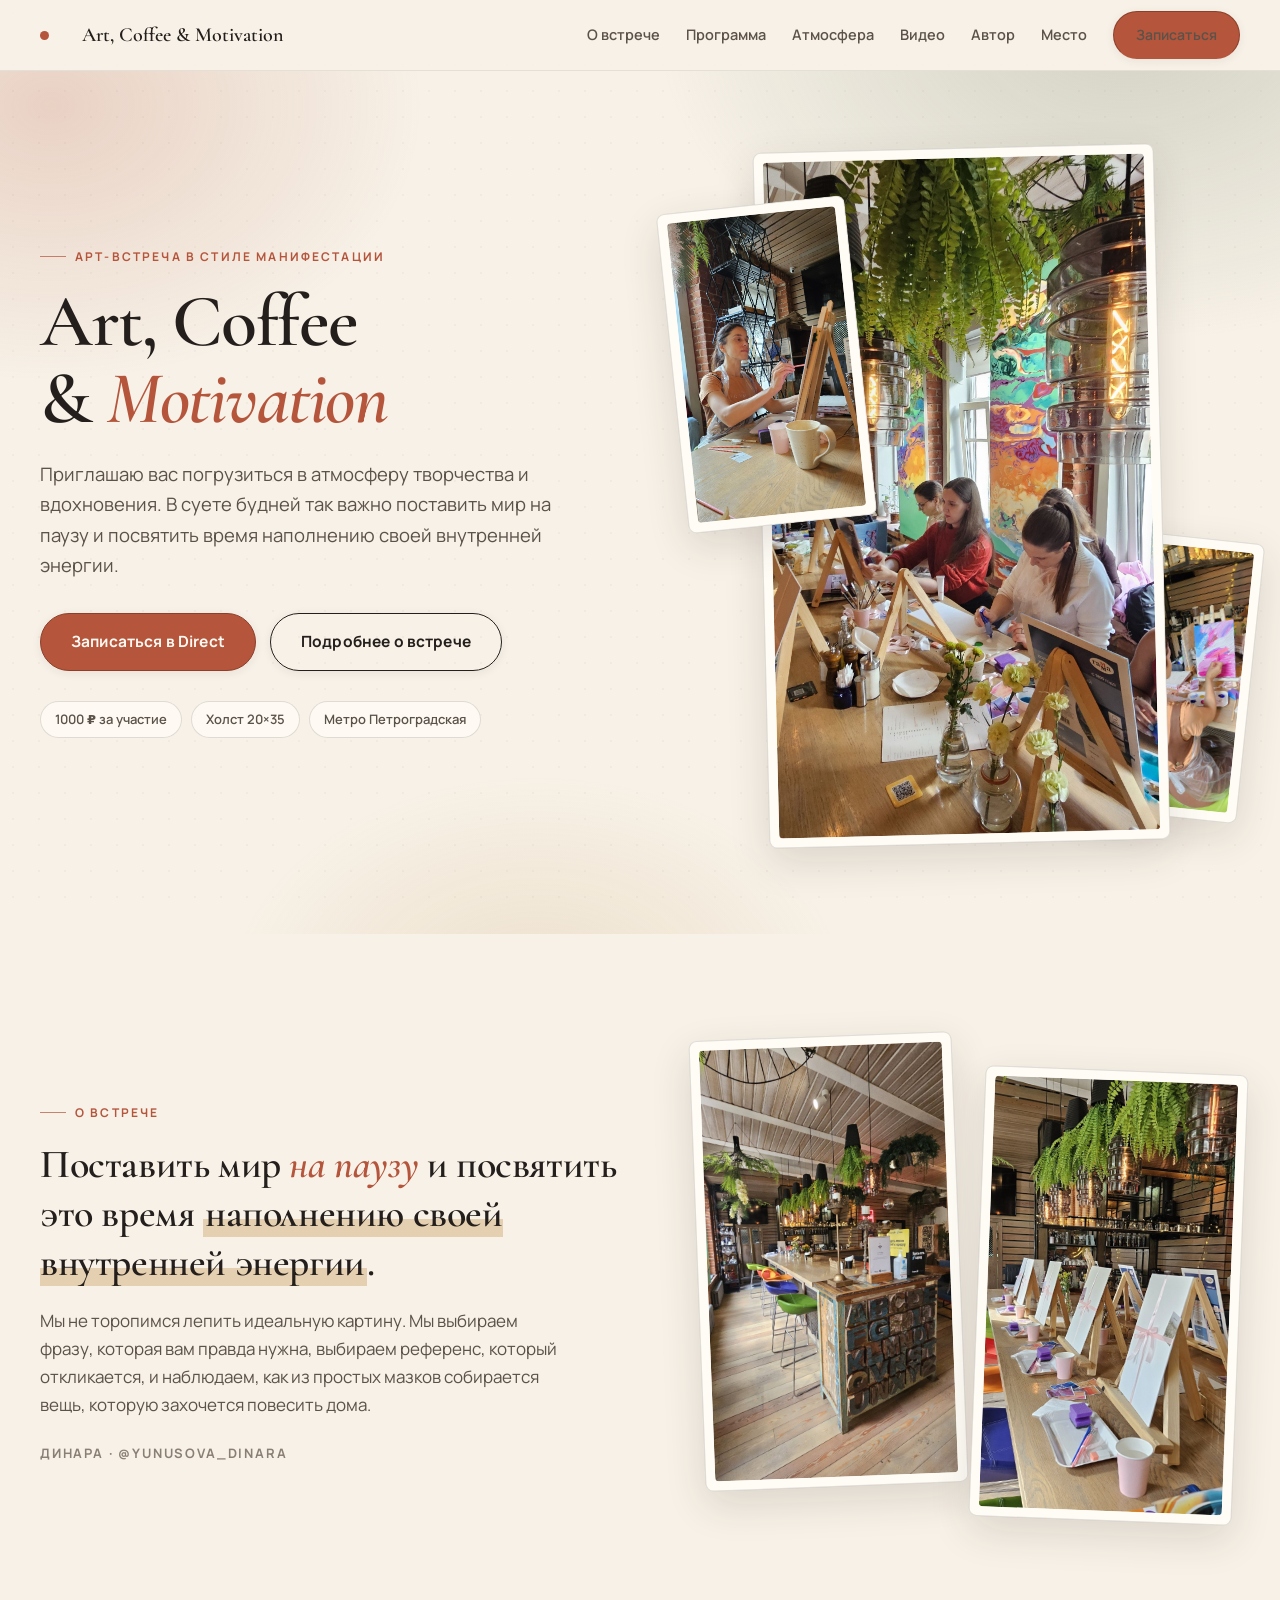
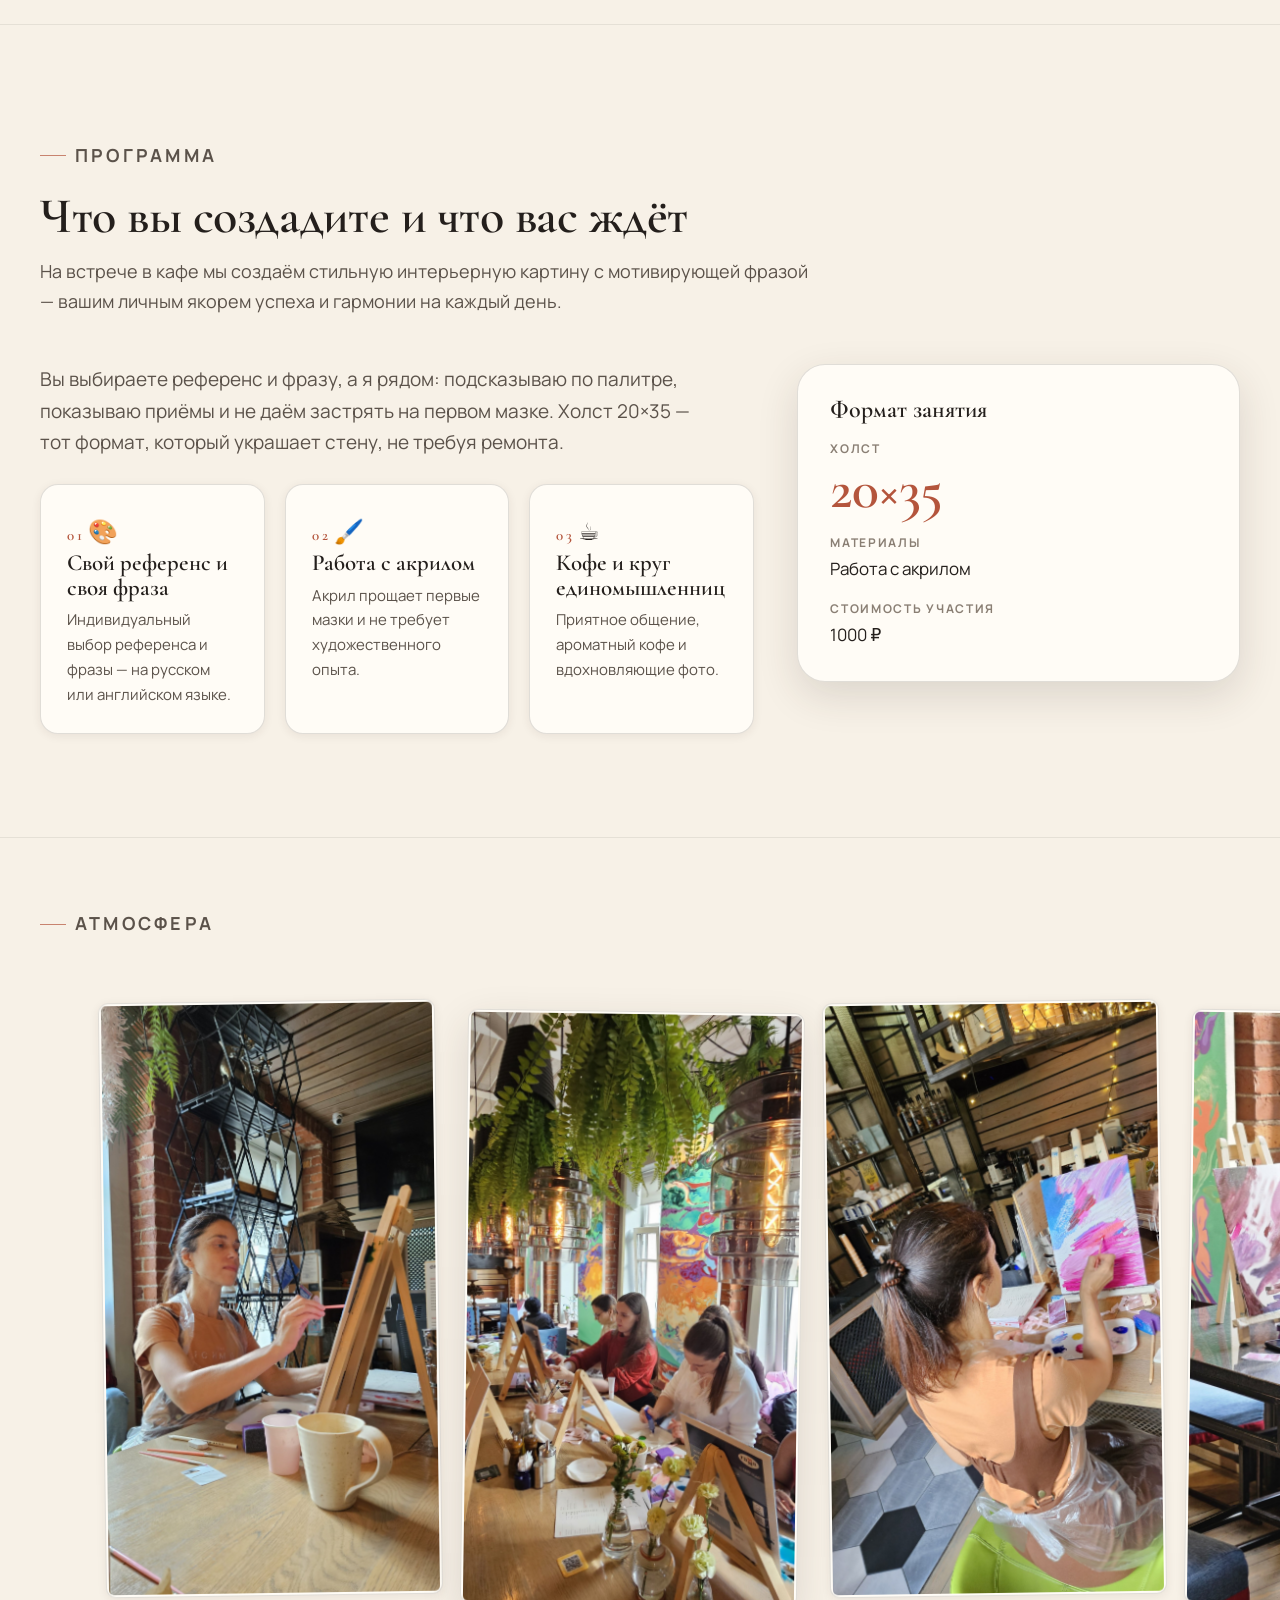
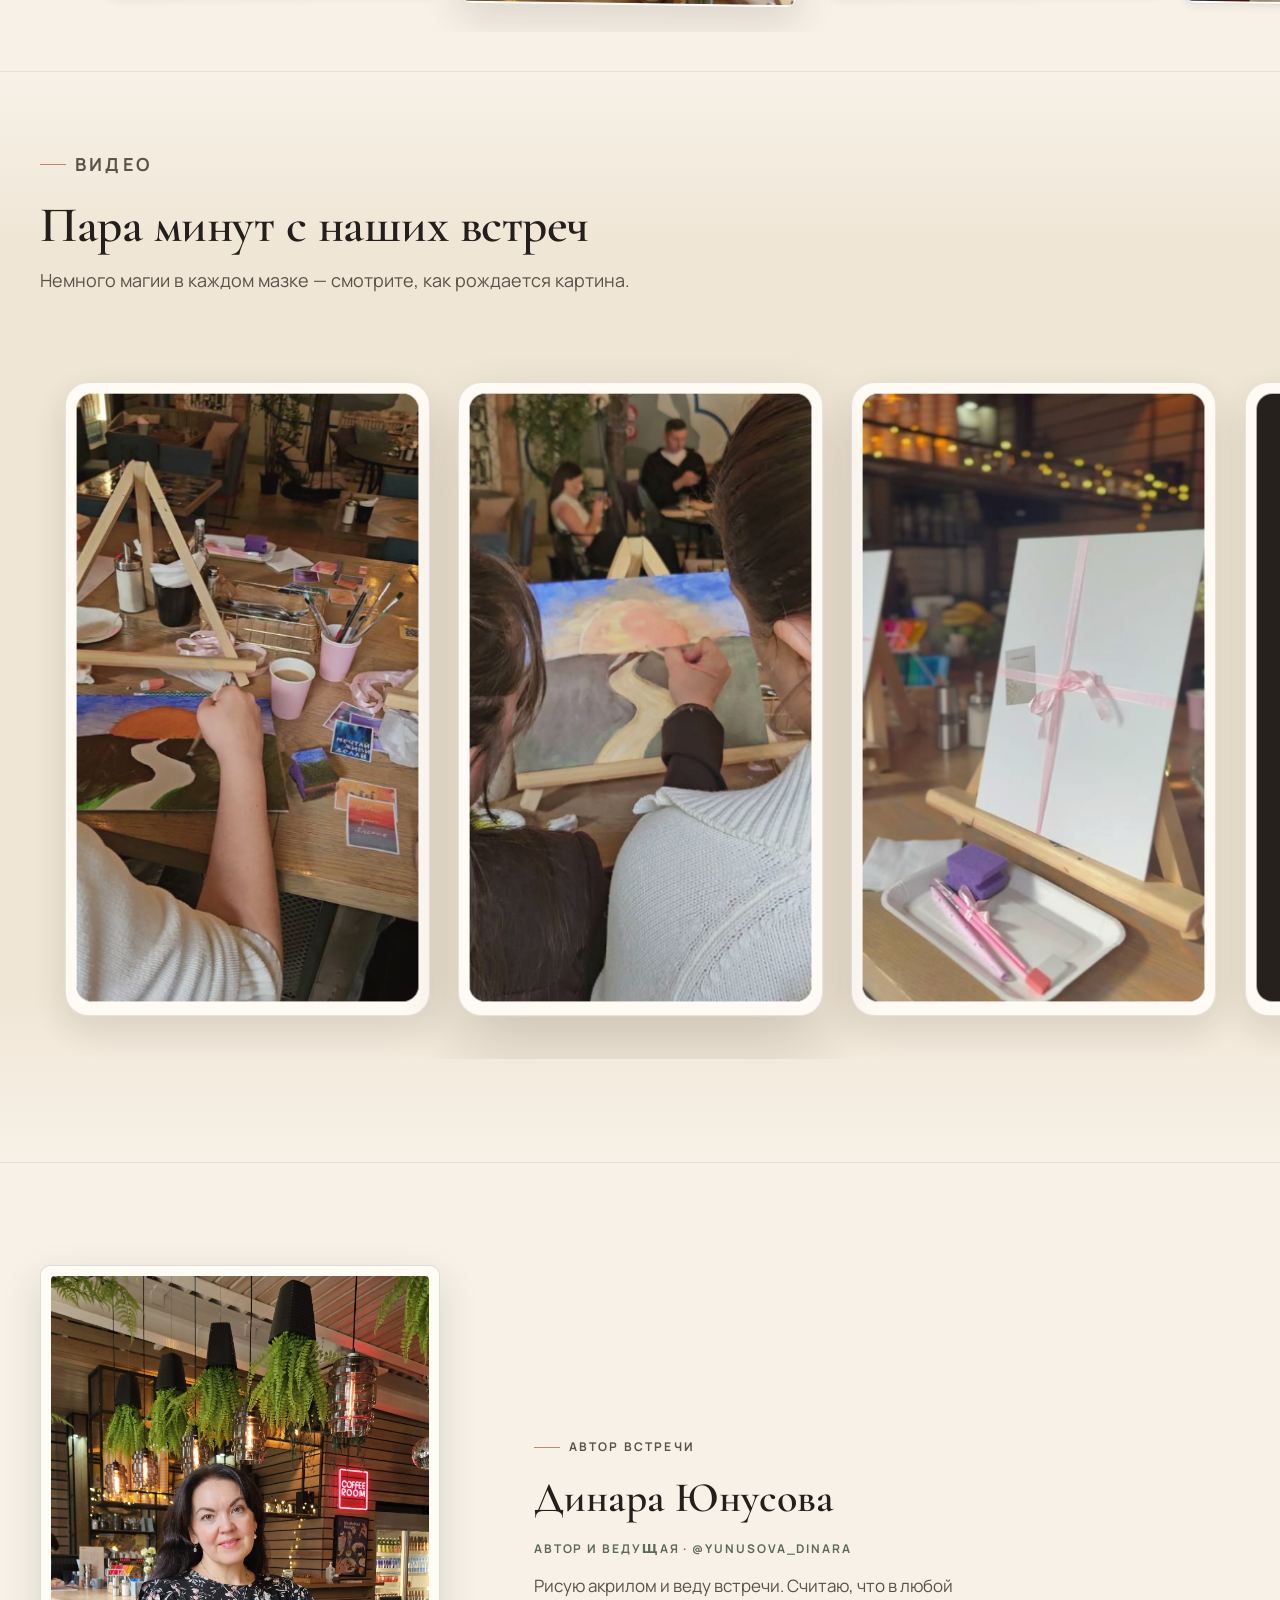
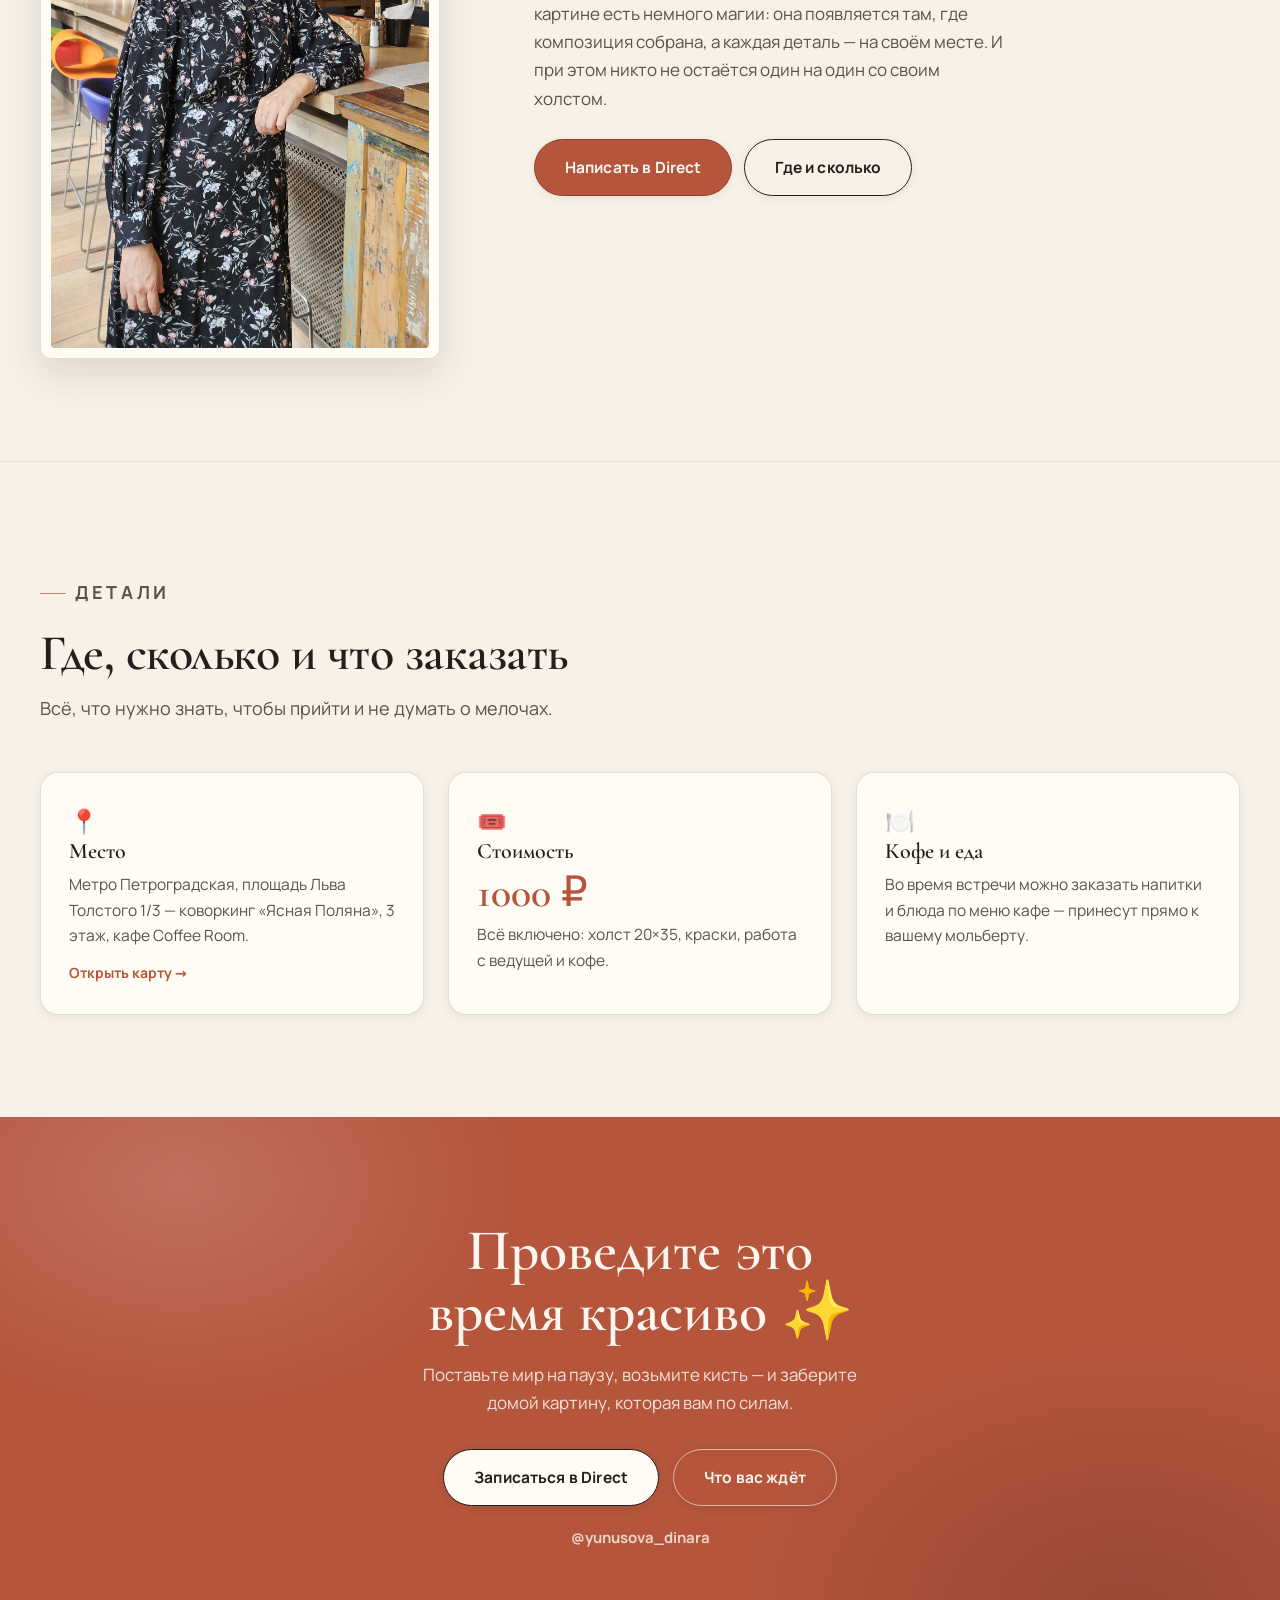
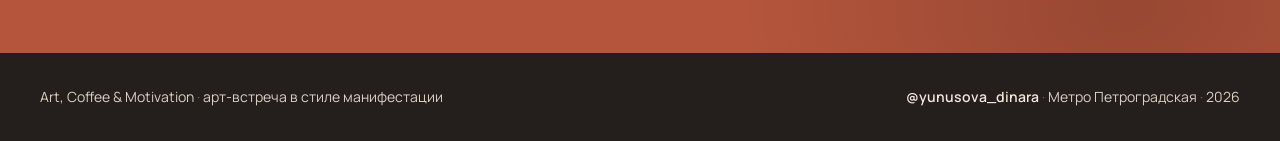
<file: index.html>
﻿<!DOCTYPE html>
<html lang="ru">
<head>
<!-- v=18: автономная страница; при открытии 2 запроса: этот html + одна картинка -->
<meta charset="utf-8">
<meta name="viewport" content="width=device-width, initial-scale=1">
<title>Art, Coffee &amp; Motivation — арт-встреча в стиле манифестации | Петроградская</title>
<meta name="description" content="Приглашаю вас погрузиться в атмосферу творчества и вдохновения. Арт-встреча в стиле манифестации: интерьерная картина 20×35, акрил, кофе и общение в кафе Coffee Room, коворкинг «Ясная Поляна», 3 этаж. Метро Петроградская — 1000 ₽. Запись: @yunusova_dinara.">
<meta name="theme-color" content="#F7F1E7">
<meta property="og:type" content="website">
<meta property="og:title" content="Art, Coffee & Motivation — арт-встреча в стиле манифестации">
<meta property="og:description" content="Поставьте мир на паузу и создайте интерьерную картину 20×35 с мотивирующей фразой. Кофе, акрил и круг единомышленниц. Метро Петроградская, 1000 ₽.">
<meta property="og:image" content="assets/img/room-1.jpg">
<link rel="icon" href="data:image/svg+xml,%3Csvg xmlns='http://www.w3.org/2000/svg' viewBox='0 0 64 64'%3E%3Crect width='64' height='64' rx='16' fill='%23241F1C'/%3E%3Ccircle cx='22' cy='40' r='7' fill='%23B4553C'/%3E%3Ccircle cx='34' cy='30' r='7' fill='%23C08A3E'/%3E%3Ccircle cx='44' cy='42' r='6' fill='%237C8B72'/%3E%3C/svg%3E">
<style>
/* ==== СТИЛИ ВСТАВЛЕНЫ ПРЯМО В HTML ==== */
/* Art, Coffee & Motivation — стили одностраничного сайта арт-встречи */

/* ------------------------------------------------------------------ база */
:root{
  --paper:#F7F1E7;
  --paper-2:#F0E6D6;
  --card:#FFFCF6;
  --ink:#241F1C;
  --ink-2:#5B524A;
  --ink-3:#8A7F74;
  --terra:#B4553C;
  --terra-deep:#8D3F2B;
  --sage:#7C8B72;
  --sage-deep:#5E6B56;
  --gold:#C08A3E;
  --line:rgba(36,31,28,.14);
  --line-2:rgba(36,31,28,.08);
  --shadow-s:0 2px 10px rgba(58,44,32,.08);
  --shadow-m:0 14px 40px rgba(58,44,32,.14);
  --shadow-l:0 30px 70px rgba(58,44,32,.20);
  --r-s:10px;
  --r-m:18px;
  --r-l:28px;
  --wrap:1200px;
  --serif:"Cormorant Garamond","Playfair Display",Georgia,"Times New Roman",serif;
  --sans:"Manrope","Inter","Segoe UI",system-ui,-apple-system,Roboto,Arial,sans-serif;
}

*,*::before,*::after{box-sizing:border-box}
html{-webkit-text-size-adjust:100%}
html:focus-within{scroll-behavior:smooth}

body{
  margin:0;
  background:var(--paper);
  color:var(--ink);
  font-family:var(--sans);
  font-size:17px;
  line-height:1.65;
  -webkit-font-smoothing:antialiased;
  overflow-x:hidden;
}

/* тонкая «бумажная» крапинка */
body::before{
  content:"";
  position:fixed;
  inset:0;
  pointer-events:none;
  z-index:0;
  background-image:radial-gradient(rgba(36,31,28,.05) 1px,transparent 1px);
  background-size:26px 26px;
  opacity:.6;
}

img,video{max-width:100%;display:block}
a{color:inherit}
h1,h2,h3,h4{margin:0;font-weight:600;line-height:1.08}
p{margin:0}
button{font:inherit;color:inherit}

.wrap{width:min(100% - 44px,var(--wrap));margin-inline:auto;position:relative;z-index:1}

.eyebrow{
  display:inline-flex;
  align-items:center;
  gap:9px;
  font-size:12px;
  letter-spacing:.18em;
  text-transform:uppercase;
  font-weight:700;
  color:var(--terra);
  margin:0 0 18px;
}
.eyebrow::before{
  content:"";
  width:26px;height:1px;background:var(--terra);opacity:.7;
}

.section{padding:clamp(60px,8vw,110px) 0;position:relative;z-index:1}
/* <picture> не должен создавать бокс — иначе он, а не <img>, станет
   флекс-элементом ленты и карточки поедут. display:contents убирает его
   из дерева раскладки, поэтому работают все прежние селекторы (.shot img и т.д.) */
picture{display:contents}
.section + .section{border-top:1px solid var(--line-2)}

.sec-head{max-width:780px;margin-bottom:clamp(30px,4vw,48px)}
/* лента фото: воздух вокруг секции минимальный — фото почти касается соседей,
   иначе над и под ним остаётся больше пустого фона, чем самих фотографий */
#gallery{padding:clamp(30px,4.5vw,60px) 0 clamp(20px,3vw,40px)}
#gallery .sec-head{margin-bottom:clamp(14px,1.6vw,22px)}
#video{padding-top:clamp(36px,5vw,70px)}
.sec-head h2{
  font-family:var(--serif);
  font-size:clamp(30px,4.4vw,50px);
  letter-spacing:-.01em;
}
.sec-head p{margin-top:14px;color:var(--ink-2);font-size:clamp(16px,1.6vw,18px)}

.serif{font-family:var(--serif)}
em.accent{font-style:italic;color:var(--terra)}
.hl{
  background:linear-gradient(transparent 62%,rgba(192,138,62,.32) 62%);
  padding:0 2px;
}

/* ----------------------------------------------------------------- кнопки */
.btn{
  display:inline-flex;
  align-items:center;
  justify-content:center;
  gap:10px;
  padding:15px 30px;
  border-radius:999px;
  border:1px solid var(--ink);
  background:var(--ink);
  color:#FDF9F2;
  font-weight:700;
  font-size:15.5px;
  letter-spacing:.01em;
  text-decoration:none;
  cursor:pointer;
  box-shadow:var(--shadow-s);
  transition:transform .18s ease,box-shadow .18s ease,background .18s ease,color .18s ease;
}
.btn:hover{transform:translateY(-2px);box-shadow:var(--shadow-m)}
.btn:active{transform:translateY(0)}
.btn-terra{background:var(--terra);border-color:var(--terra-deep)}
.btn-terra:hover{background:var(--terra-deep);border-color:var(--terra-deep)}
.btn-ghost{background:transparent;color:var(--ink)}
.btn-ghost:hover{background:rgba(36,31,28,.06)}
.btn-cream{background:var(--card);color:var(--ink)}
.btn-cream:hover{background:#fff}

/* ------------------------------------------------------------ прогресс/шапка */
#progress{
  position:fixed;top:0;left:0;height:3px;width:0;
  background:linear-gradient(90deg,var(--terra),var(--gold));
  z-index:120;
}

.site-head{
  position:sticky;top:0;z-index:100;
  background:rgba(247,241,231,.82);
  backdrop-filter:blur(12px);
  border-bottom:1px solid var(--line-2);
}
.head-in{display:flex;align-items:center;gap:22px;height:70px}
.brand{
  display:inline-flex;align-items:center;gap:11px;
  font-family:var(--serif);font-size:20px;font-weight:600;
  text-decoration:none;white-space:nowrap;
}
.brand .dot{width:9px;height:9px;border-radius:50%;background:var(--terra)}
.brand .dot2{background:var(--gold)}
.brand .dot3{background:var(--sage)}

.nav{margin-left:auto;display:flex;align-items:center;gap:26px}
.nav a{
  text-decoration:none;font-size:14.5px;font-weight:600;color:var(--ink-2);
  padding:6px 0;border-bottom:1px solid transparent;transition:color .18s,border-color .18s;
}
.nav a:hover{color:var(--ink);border-color:var(--terra)}
.nav .btn{padding:11px 22px;font-size:14px}

.burger{
  display:none;margin-left:auto;
  width:44px;height:44px;border-radius:12px;
  border:1px solid var(--line);background:var(--card);
  align-items:center;justify-content:center;cursor:pointer;
}
.burger span{display:block;width:18px;height:2px;background:var(--ink);position:relative}
.burger span::before,.burger span::after{
  content:"";position:absolute;left:0;width:18px;height:2px;background:var(--ink);
}
.burger span::before{top:-6px}
.burger span::after{top:6px}

.mobile-menu{
  display:none;position:fixed;inset:70px 0 0;z-index:99;
  background:rgba(247,241,231,.98);
  padding:26px 22px;overflow:auto;
}
.mobile-menu.open{display:block}
.mobile-menu a{
  display:block;padding:15px 4px;text-decoration:none;
  font-family:var(--serif);font-size:25px;border-bottom:1px solid var(--line-2);
}
.mobile-menu .btn{width:100%;margin-top:22px;font-family:var(--sans);font-size:16px}

/* --------------------------------------------------------------------- hero */
.hero{
  position:relative;z-index:1;
  padding:clamp(44px,6vw,86px) 0 clamp(52px,7vw,96px);
  overflow:hidden;
}
.hero::before{
  content:"";position:absolute;inset:0;z-index:-1;
  background:
    radial-gradient(760px 520px at 88% -6%,rgba(124,139,114,.30),transparent 62%),
    radial-gradient(620px 460px at 4% 4%,rgba(180,85,60,.20),transparent 60%),
    radial-gradient(520px 380px at 42% 108%,rgba(192,138,62,.16),transparent 60%);
}
.hero-grid{
  display:grid;grid-template-columns:minmax(0,1.02fr) minmax(0,.98fr);
  gap:clamp(30px,5vw,64px);align-items:center;
}
.hero h1{
  font-family:var(--serif);
  font-size:clamp(38px,6.2vw,74px);
  line-height:1.03;
  letter-spacing:-.02em;
}
.hero h1 .amp{font-style:italic;color:var(--terra)}
.hero-sub{
  margin-top:22px;max-width:520px;
  font-size:clamp(16.5px,1.7vw,18.5px);color:var(--ink-2);
}
.hero-cta{display:flex;flex-wrap:wrap;gap:14px;margin-top:32px}
.chips{display:flex;flex-wrap:wrap;gap:9px;margin-top:30px;padding:0;list-style:none}
.chips li{
  font-size:13px;font-weight:600;color:var(--ink-2);
  border:1px solid var(--line);background:rgba(255,252,246,.8);
  padding:7px 14px;border-radius:999px;
}

/* коллаж в hero: фото показываются целиком, без обрезания */
.collage{position:relative;min-height:560px;display:flex;justify-content:center}
.collage figure{margin:0;background:var(--card);border:1px solid var(--line);
  border-radius:8px;padding:9px;box-shadow:var(--shadow-m)}
.collage img{width:100%;height:auto;border-radius:4px}
.c-main{
  position:relative;z-index:2;width:min(72%,420px);
  transform:rotate(-1.4deg);transition:transform .4s ease;
}
.c-t1{
  position:absolute;z-index:3;left:-2%;top:8%;width:34%;
  transform:rotate(-6deg);transition:transform .4s ease;
}
.c-t2{
  position:absolute;z-index:1;right:-2%;bottom:4%;width:30%;
  transform:rotate(6deg);transition:transform .4s ease;
}
.collage:hover .c-main{transform:rotate(-.5deg) translateY(-4px)}
.collage:hover .c-t1{transform:rotate(-4deg) translateY(-8px)}
.collage:hover .c-t2{transform:rotate(4deg) translateY(-6px)}

/* ----------------------------------------------------------------- манифест */
.manifest{display:grid;grid-template-columns:minmax(0,1.05fr) minmax(0,.95fr);
  gap:clamp(28px,4.5vw,56px);align-items:center}
.manifest blockquote{
  margin:0;font-family:var(--serif);
  font-size:clamp(24px,3.3vw,40px);line-height:1.22;letter-spacing:-.01em;
}
.manifest .lead{margin-top:20px;color:var(--ink-2);max-width:52ch}
.sign{margin-top:24px;font-size:13px;letter-spacing:.14em;text-transform:uppercase;
  color:var(--ink-3);font-weight:700}

.room-pair{display:grid;grid-template-columns:1fr 1fr;gap:18px;align-items:start}
.room-pair figure{margin:0}
.room-pair .ph{
  background:var(--card);border:1px solid var(--line);
  padding:9px 9px 9px;border-radius:8px;box-shadow:var(--shadow-m);
  transition:transform .3s ease,box-shadow .3s ease;
}
.room-pair figure:nth-child(1) .ph{transform:rotate(-2.2deg)}
.room-pair figure:nth-child(2) .ph{transform:rotate(2.2deg);margin-top:34px}
.room-pair img{width:100%;height:auto;border-radius:4px}
.room-pair .ph:hover{transform:rotate(0) translateY(-4px)}

/* ----------------------------------------------------- программа (создание + шаги) */
.make{display:grid;grid-template-columns:minmax(0,1fr) minmax(0,.62fr);
  gap:clamp(24px,3.4vw,44px);align-items:start}
.make .lead{font-size:clamp(16.5px,1.8vw,19px);color:var(--ink-2);max-width:56ch;margin-bottom:26px}

.cards{display:grid;grid-template-columns:repeat(3,1fr);gap:clamp(14px,1.8vw,20px)}
.card{
  position:relative;overflow:hidden;
  background:var(--card);border:1px solid var(--line);border-radius:var(--r-m);
  padding:clamp(18px,2.2vw,26px);box-shadow:var(--shadow-s);
  transition:transform .28s ease,box-shadow .28s ease,border-color .28s ease;
}
.card::before{
  content:"";position:absolute;inset:0;pointer-events:none;opacity:0;
  background:radial-gradient(320px 220px at var(--mx,50%) var(--my,0%),rgba(192,138,62,.20),transparent 70%);
  transition:opacity .3s ease;
}
.card:hover{transform:translateY(-6px);box-shadow:var(--shadow-m);border-color:rgba(180,85,60,.35)}
.card:hover::before{opacity:1}
.card .num{font-family:var(--serif);font-size:15px;color:var(--terra);
  letter-spacing:.2em;font-weight:600}
.card .ico{font-size:24px;margin:10px 0 12px}
.card h3{font-family:var(--serif);font-size:clamp(19px,2vw,23px);margin-bottom:8px}
.card p{color:var(--ink-2);font-size:15px}

.spec{
  background:var(--card);border:1px solid var(--line);border-radius:var(--r-l);
  box-shadow:var(--shadow-m);padding:clamp(22px,2.6vw,32px);
  position:sticky;top:96px;
}
.spec h3{font-family:var(--serif);font-size:24px;margin-bottom:16px}
.spec dl{margin:0;display:grid;gap:0}
.spec dt{font-size:12px;letter-spacing:.14em;text-transform:uppercase;
  color:var(--ink-3);font-weight:700}
.spec dd{margin:2px 0 16px;font-size:17px}
.spec dd:last-child{margin-bottom:0}
.spec .big{
  font-family:var(--serif);font-size:clamp(40px,5.4vw,56px);line-height:1;
  color:var(--terra);letter-spacing:-.02em;
}

/* ------------------------------------------------ лента с горизонтальной прокруткой */
.strip-wrap{position:relative;z-index:1}
.strip{
  display:flex;gap:0;
  overflow-x:auto;overflow-y:hidden;
  /* минимум воздуха вокруг ленты: запас только на наклон карточек
     (--dy ±6px) и тень */
  padding:12px max(22px,calc((100% - var(--wrap)) / 2 + 22px)) 14px;
  cursor:grab;
  overscroll-behavior-x:contain;
  scrollbar-width:none;
  -ms-overflow-style:none;
}
.strip::-webkit-scrollbar{display:none}
/* перетаскивание: без выделения картинок и без рывков */
.strip.dragging,.vstrip.dragging{cursor:grabbing;user-select:none}
.strip.dragging img,.vstrip.dragging img{pointer-events:none}

/* фото: одинаковая ВЫСОТА, ширина своя у каждого — ничего не обрезается */
.shot{
  flex:0 0 auto;
  /* ФОТО ЛЕЖАТ ПЛОТНО ДРУГ К ДРУГУ: отрицательный отступ справа = кадры
     слегка налезают друг на друга, как фото на столе. Ничего не обрезается. */
  margin-right:clamp(-22px,-1.2vw,-10px);
  --rot:-.8deg;--dy:-6px;--sc:1;
  position:relative;z-index:1;
  will-change:transform;
  transform:rotate(var(--rot)) translateY(var(--dy)) scale(var(--sc));
  background:var(--card);border:1px solid var(--line);
  border-radius:10px;box-shadow:var(--shadow-s);
  padding:2px;
  transition:transform .35s cubic-bezier(.2,.7,.2,1),box-shadow .35s ease;
}
.shot:nth-child(even){--rot:.8deg;--dy:4px}
/* ширина карточки = ширина фото (никаких фиксированных ширин — фото не режется) */
.shot img{
  display:block;
  height:clamp(320px,46vw,620px);width:auto;max-width:none;
  border-radius:5px;background:var(--paper-2);
}
/* кадр в центре ленты НЕ подпрыгивает: класс .is-front меняет только тень и
   порядок наложения, transform не трогаем — иначе при прокрутке лента дёргается */
.shot.is-front{z-index:3;box-shadow:var(--shadow-m)}
.shot:hover{z-index:3}

/* ------------------------------------------------------------------ видео */
.video-sec{background:linear-gradient(180deg,var(--paper) 0%,var(--paper-2) 16%,
  var(--paper-2) 84%,var(--paper) 100%)}
.vstrip{
  position:relative;z-index:1;
  display:flex;gap:clamp(14px,1.8vw,22px);
  overflow-x:auto;overflow-y:hidden;
  padding:34px max(22px,calc((100% - var(--wrap)) / 2 + 22px)) 38px;
  cursor:grab;
  overscroll-behavior-x:contain;
  scrollbar-width:none;-ms-overflow-style:none;
}
.vstrip::-webkit-scrollbar{display:none}
.clip{
  flex:0 0 auto;
  width:clamp(230px,29vw,380px);
  --dy:0px;--sc:.985;
  position:relative;z-index:1;
  will-change:transform;
  transform:translateY(var(--dy)) scale(var(--sc));
  background:var(--card);border:1px solid var(--line);
  border-radius:24px;padding:11px 11px 14px;box-shadow:var(--shadow-m);
  opacity:.95;
  transition:transform .35s cubic-bezier(.2,.7,.2,1),box-shadow .35s ease,opacity .35s ease;
}
/* центральный ролик тоже НЕ подпрыгивает при прокрутке — только тень */
.clip.is-front{z-index:3;box-shadow:var(--shadow-l)}
.screen{
  position:relative;border-radius:16px;overflow:hidden;
  aspect-ratio:9/16;background:#1B1714;
}
.screen video{width:100%;height:100%;object-fit:contain;display:block;background:#1B1714}
/* кнопка «смотреть» — запасной вариант: видео играет само (ленивый автозапуск),
   кнопка появляется только если браузер запретил автостарт */
.screen .playbtn{
  position:absolute;left:50%;top:50%;transform:translate(-50%,-50%);
  width:64px;height:64px;padding:0;border:0;border-radius:50%;
  background:rgba(27,23,20,.6);color:#fff;
  font-size:20px;line-height:1;cursor:pointer;
  display:grid;place-items:center;
  box-shadow:0 6px 18px rgba(0,0,0,.3);
  touch-action:manipulation;z-index:2;
  opacity:0;pointer-events:none;transition:opacity .2s ease;
}
.screen .playbtn span{display:block;transform:translateX(2px)}
.screen .playbtn:active{transform:translate(-50%,-50%) scale(.93)}
.screen.show-playbtn .playbtn{opacity:1;pointer-events:auto}

/* ------------------------------------------------------------------ автор */
.author{display:grid;grid-template-columns:minmax(0,.62fr) minmax(0,1fr);
  gap:clamp(26px,4.5vw,56px);align-items:center}
.author .frame{
  background:var(--card);border:1px solid var(--line);padding:10px;
  border-radius:10px;box-shadow:var(--shadow-m);transform:rotate(-1.6deg);
  max-width:400px;
}
.author img{width:100%;height:auto;border-radius:4px}
.author .name{font-family:var(--serif);font-size:clamp(28px,3.8vw,42px);margin-bottom:12px}
.author .role{
  display:inline-block;font-size:12px;letter-spacing:.16em;text-transform:uppercase;
  font-weight:700;color:var(--sage-deep);margin-bottom:14px;
}
.author p{color:var(--ink-2);max-width:48ch}
.author .links{display:flex;flex-wrap:wrap;gap:12px;margin-top:26px}

/* ----------------------------------------------------------------- детали */
.details{display:grid;grid-template-columns:repeat(3,1fr);gap:clamp(16px,2.2vw,24px)}
.d-card{
  background:var(--card);border:1px solid var(--line);border-radius:var(--r-m);
  padding:clamp(20px,2.4vw,28px);box-shadow:var(--shadow-s);
}
.d-card .ico{font-size:24px;margin-bottom:12px}
.d-card h3{font-family:var(--serif);font-size:22px;margin-bottom:8px}
.d-card p{color:var(--ink-2);font-size:15.5px}
.d-card .price{font-family:var(--serif);font-size:clamp(32px,3.8vw,42px);
  color:var(--terra);line-height:1;margin-bottom:8px}
.map-link{display:inline-flex;align-items:center;gap:8px;margin-top:12px;
  font-weight:700;font-size:14px;text-decoration:none;color:var(--terra)}
.map-link:hover{text-decoration:underline}

/* ------------------------------------------------------------------- финал */
.final{
  position:relative;z-index:1;overflow:hidden;
  background:var(--terra);color:#FDF6EE;
  text-align:center;padding:clamp(58px,8vw,104px) 0;
}
.final::before{
  content:"";position:absolute;inset:0;
  background:
    radial-gradient(560px 380px at 14% 12%,rgba(255,255,255,.16),transparent 60%),
    radial-gradient(620px 420px at 88% 92%,rgba(0,0,0,.16),transparent 62%);
}
.final h2{
  position:relative;font-family:var(--serif);
  font-size:clamp(30px,5.2vw,58px);line-height:1.06;max-width:16ch;margin-inline:auto;
}
.final p{position:relative;margin:18px auto 0;max-width:46ch;color:rgba(253,246,238,.88);font-size:17px}
.final .hero-cta{justify-content:center;position:relative;margin-top:32px}
.final .handle{position:relative;margin-top:20px;font-size:15px;font-weight:700;opacity:.9}

/* ------------------------------------------------------------------- футер */
.site-foot{
  position:relative;z-index:1;
  background:var(--ink);color:#D9D0C4;
  padding:32px 0;font-size:14px;
}
.foot-in{display:flex;flex-wrap:wrap;gap:14px 26px;align-items:center;justify-content:space-between}
.site-foot a{color:#F0E7DA;text-decoration:none;font-weight:600}
.site-foot a:hover{text-decoration:underline}
.site-foot .sep{opacity:.4}

/* ----------------------------------------------------------------- анимации */
/* ВАЖНО: прячем блоки ТОЛЬКО если скрипт точно жив (html.js ставит site.js).
   Иначе при любой ошибке JS половина страницы осталась бы навсегда невидимой
   — снаружи это выглядит как «сайт висит на загрузке».
   Страховка: failsafe — чистый CSS, через 4 секунды блоки показываются
   ВСЕГДА, даже если site.js не выполнился/упал. */
.js .reveal{
  opacity:0;transform:translateY(22px);
  animation:reveal-failsafe .01s linear 4s forwards;
}
.js .reveal.in{opacity:1;transform:none;transition:opacity .7s ease,transform .7s ease;animation:none}
@keyframes reveal-failsafe{to{opacity:1;transform:none}}

/* Телефон: убираем тяжёлое для слабых GPU. backdrop-filter на липкой шапке
   и полноэкранный фиксированный слой — известные причины «вечной загрузки»
   и белого экрана на бюджетных Android. */
@media (pointer:coarse),(max-width:760px){
  .site-head{backdrop-filter:none;-webkit-backdrop-filter:none;background:var(--paper)}
  body::before{display:none}
  .shot,.clip{will-change:auto}
}

/* --------------------------------------------------------------- адаптив */
@media (max-width:1100px){
  .nav{gap:18px}
  .nav a{font-size:14px}
  .collage{min-height:470px}
  .make{grid-template-columns:1fr}
  .details{grid-template-columns:1fr}
  .spec{position:static}
  .cards{grid-template-columns:1fr}
}

@media (max-width:920px){
  .hero-grid{grid-template-columns:1fr;gap:34px}
  .collage{min-height:420px;max-width:460px;margin-inline:auto;width:100%}
  .c-main{width:76%}
  .manifest,.author{grid-template-columns:1fr}
  .author .frame{margin-inline:auto}
  .details{grid-template-columns:1fr}
  .nav{display:none}
  .burger{display:flex}
}

@media (max-width:620px){
  body{font-size:16px}
  .wrap{width:min(100% - 32px,var(--wrap))}
  .strip{padding:12px 10px 14px}
  .vstrip{padding:26px 16px 30px}
  /* на телефоне ширину карточки не задаём — она равна ширине фото (иначе фото режется рамкой) */
  .shot{padding:1px;margin-right:-13px}
  .shot img{height:min(70vh,580px)}
  .clip{width:72vw;max-width:320px}
  .room-pair{gap:12px}
  .room-pair figure:nth-child(2) .ph{margin-top:20px}
  .collage{min-height:340px}
  .c-t1{left:-4%;width:32%}
  .c-t2{right:-4%;width:28%}
  .hero-cta .btn{flex:1 1 auto}
  .final h2{max-width:none}
  .foot-in{flex-direction:column;align-items:flex-start;gap:10px}
}

@media (prefers-reduced-motion:reduce){
  html:focus-within{scroll-behavior:auto}
  *,*::before,*::after{animation-duration:.001ms!important;transition-duration:.001ms!important}
  .reveal,.js .reveal{opacity:1;transform:none}
  .clip,.shot{opacity:1}
}
/* Шрифты локальные (Cormorant Garamond + Manrope), из fonts.googleapis.com не тянем:
   в РФ без VPN этот домен не отдаётся и блокирует отрисовку страницы. */

@font-face{font-family:'Cormorant Garamond';font-style:italic;font-weight:600;font-display:swap;
src:url([data-uri]) format('woff2');
unicode-range:U+0301, U+0400-045F, U+0490-0491, U+04B0-04B1, U+2116;}
@font-face{font-family:'Cormorant Garamond';font-style:italic;font-weight:600;font-display:swap;
src:url([data-uri]) format('woff2');
unicode-range:U+0000-00FF, U+0131, U+0152-0153, U+02BB-02BC, U+02C6, U+02DA, U+02DC, U+0304, U+0308, U+0329, U+2000-206F, U+20AC, U+2122, U+2191, U+2193, U+2212, U+2215, U+FEFF, U+FFFD;}
@font-face{font-family:'Cormorant Garamond';font-style:normal;font-weight:600;font-display:swap;
src:url([data-uri]) format('woff2');
unicode-range:U+0301, U+0400-045F, U+0490-0491, U+04B0-04B1, U+2116;}
@font-face{font-family:'Cormorant Garamond';font-style:normal;font-weight:600;font-display:swap;
src:url([data-uri]) format('woff2');
unicode-range:U+0000-00FF, U+0131, U+0152-0153, U+02BB-02BC, U+02C6, U+02DA, U+02DC, U+0304, U+0308, U+0329, U+2000-206F, U+20AC, U+2122, U+2191, U+2193, U+2212, U+2215, U+FEFF, U+FFFD;}
@font-face{font-family:'Cormorant Garamond';font-style:normal;font-weight:700;font-display:swap;
src:url([data-uri]) format('woff2');
unicode-range:U+0301, U+0400-045F, U+0490-0491, U+04B0-04B1, U+2116;}
@font-face{font-family:'Cormorant Garamond';font-style:normal;font-weight:700;font-display:swap;
src:url([data-uri]) format('woff2');
unicode-range:U+0000-00FF, U+0131, U+0152-0153, U+02BB-02BC, U+02C6, U+02DA, U+02DC, U+0304, U+0308, U+0329, U+2000-206F, U+20AC, U+2122, U+2191, U+2193, U+2212, U+2215, U+FEFF, U+FFFD;}
@font-face{font-family:'Manrope';font-style:normal;font-weight:400;font-display:swap;
src:url([data-uri]) format('woff2');
unicode-range:U+0301, U+0400-045F, U+0490-0491, U+04B0-04B1, U+2116;}
@font-face{font-family:'Manrope';font-style:normal;font-weight:400;font-display:swap;
src:url([data-uri]) format('woff2');
unicode-range:U+0000-00FF, U+0131, U+0152-0153, U+02BB-02BC, U+02C6, U+02DA, U+02DC, U+0304, U+0308, U+0329, U+2000-206F, U+20AC, U+2122, U+2191, U+2193, U+2212, U+2215, U+FEFF, U+FFFD;}
@font-face{font-family:'Manrope';font-style:normal;font-weight:600;font-display:swap;
src:url([data-uri]) format('woff2');
unicode-range:U+0301, U+0400-045F, U+0490-0491, U+04B0-04B1, U+2116;}
@font-face{font-family:'Manrope';font-style:normal;font-weight:600;font-display:swap;
src:url([data-uri]) format('woff2');
unicode-range:U+0000-00FF, U+0131, U+0152-0153, U+02BB-02BC, U+02C6, U+02DA, U+02DC, U+0304, U+0308, U+0329, U+2000-206F, U+20AC, U+2122, U+2191, U+2193, U+2212, U+2215, U+FEFF, U+FFFD;}
@font-face{font-family:'Manrope';font-style:normal;font-weight:700;font-display:swap;
src:url([data-uri]) format('woff2');
unicode-range:U+0301, U+0400-045F, U+0490-0491, U+04B0-04B1, U+2116;}
@font-face{font-family:'Manrope';font-style:normal;font-weight:700;font-display:swap;
src:url([data-uri]) format('woff2');
unicode-range:U+0000-00FF, U+0131, U+0152-0153, U+02BB-02BC, U+02C6, U+02DA, U+02DC, U+0304, U+0308, U+0329, U+2000-206F, U+20AC, U+2122, U+2191, U+2193, U+2212, U+2215, U+FEFF, U+FFFD;}

</style>
<noscript><style>
/* Скрипт выключен — показываем все блоки, иначе они были бы пустыми */
.reveal{opacity:1;transform:none}
</style></noscript>
<script>document.documentElement.classList.add("js")</script>
</head>
<body>

<div id="progress"></div>

<!-- ============================================================ ШАПКА -->
<header class="site-head">
  <div class="wrap head-in">
    <a class="brand" href="#hero">
      <span class="dot"></span><span class="dot2"></span><span class="dot3"></span>
      Art, Coffee &amp; Motivation
    </a>
    <nav class="nav" aria-label="Основная навигация">
      <a href="#about">О встрече</a>
      <a href="#program">Программа</a>
      <a href="#gallery">Атмосфера</a>
      <a href="#video">Видео</a>
      <a href="#author">Автор</a>
      <a href="#details">Место</a>
      <a class="btn btn-terra" href="https://t.me/yunusova_dinara" target="_blank" rel="noopener">Записаться</a>
    </nav>
    <button class="burger" aria-label="Меню" aria-expanded="false"><span></span></button>
  </div>
</header>

<div class="mobile-menu" id="mobile-menu">
  <a href="#about">О встрече</a>
  <a href="#program">Программа</a>
  <a href="#gallery">Атмосфера</a>
  <a href="#video">Видео</a>
  <a href="#author">Автор</a>
  <a href="#details">Место</a>
  <a class="btn btn-terra" href="https://t.me/yunusova_dinara" target="_blank" rel="noopener">Записаться в Direct</a>
</div>

<main>

<!-- ================================================================ HERO -->
<section class="hero" id="hero">
  <div class="wrap hero-grid">
    <div>
      <p class="eyebrow">Арт-встреча в стиле манифестации</p>
      <h1>Art, Coffee<br>&amp; <span class="amp">Motivation</span></h1>
      <p class="hero-sub">Приглашаю вас погрузиться в атмосферу творчества и вдохновения. В суете будней так важно поставить мир на паузу и посвятить время наполнению своей внутренней энергии.</p>
      <div class="hero-cta">
        <a class="btn btn-terra" href="https://t.me/yunusova_dinara" target="_blank" rel="noopener">Записаться в Direct</a>
        <a class="btn btn-ghost" href="#about">Подробнее о встрече</a>
      </div>
      <ul class="chips">
        <li>1000 ₽ за участие</li>
        <li>Холст 20×35</li>
        <li>Метро Петроградская</li>
      </ul>
    </div>
    <div class="collage">
      <figure class="c-main">
        <picture><source media="(max-width:700px)" srcset="assets/img/art-02-m.jpg"><img src="assets/img/art-02.jpg" alt="Кадр с арт-встречи: момент занятия" width="1351" height="2400" fetchpriority="high" decoding="async"></picture>
      </figure>
      <figure class="c-t1">
        <picture><source media="(max-width:700px)" srcset="assets/img/art-01-m.jpg"><img src="assets/img/art-01.jpg" alt="Кадр с арт-встречи" width="1351" height="2400" loading="lazy" decoding="async"></picture>
      </figure>
      <figure class="c-t2">
        <picture><source media="(max-width:700px)" srcset="assets/img/art-03-m.jpg"><img src="assets/img/art-03.jpg" alt="Момент встречи: участницы за работой" width="1351" height="2400" loading="lazy" decoding="async"></picture>
      </figure>
    </div>
  </div>
</section>

<!-- ============================================================ МАНИФЕСТ -->
<section class="section" id="about">
  <div class="wrap manifest">
    <div class="reveal">
      <p class="eyebrow">О встрече</p>
      <blockquote>
        Поставить мир <em class="accent">на паузу</em> и посвятить это время
        <span class="hl">наполнению своей внутренней энергии</span>.
      </blockquote>
      <p class="lead">Мы не торопимся лепить идеальную картину. Мы выбираем фразу, которая вам правда нужна, выбираем референс, который откликается, и наблюдаем, как из простых мазков собирается вещь, которую захочется повесить дома.</p>
      <p class="sign">Динара · @yunusova_dinara</p>
    </div>
    <div class="room-pair reveal">
      <figure><div class="ph"><picture><source media="(max-width:700px)" srcset="assets/img/room-1-m.jpg"><img src="assets/img/room-1.jpg" alt="Светлый зал кафе Coffee Room в коворкинге «Ясная Поляна», 3 этаж" width="1351" height="2400" loading="lazy"></picture></div></figure>
      <figure><div class="ph"><picture><source media="(max-width:700px)" srcset="assets/img/room-2-m.jpg"><img src="assets/img/room-2.jpg" alt="Место встречи: кафе на площади Льва Толстого, метро Петроградская" width="1351" height="2400" loading="lazy"></picture></div></figure>
    </div>
  </div>
</section>

<!-- ===================================================== ПРОГРАММА (объединено) -->
<section class="section" id="program">
  <div class="wrap">
    <div class="sec-head reveal">
      <p class="eyebrow">Программа</p>
      <h2>Что вы создадите и что вас ждёт</h2>
      <p>На встрече в кафе мы создаём стильную интерьерную картину с мотивирующей фразой — вашим личным якорем успеха и гармонии на каждый день.</p>
    </div>

    <div class="make reveal">
      <div>
        <p class="lead">Вы выбираете референс и фразу, а я рядом: подсказываю по палитре, показываю приёмы и не даём застрять на первом мазке. Холст 20×35 — тот формат, который украшает стену, не требуя ремонта.</p>
        <div class="cards">
          <article class="card">
            <span class="num">01</span>
            <span class="ico">🎨</span>
            <h3>Свой референс и своя фраза</h3>
            <p>Индивидуальный выбор референса и фразы — на русском или английском языке.</p>
          </article>
          <article class="card">
            <span class="num">02</span>
            <span class="ico">🖌️</span>
            <h3>Работа с акрилом</h3>
            <p>Акрил прощает первые мазки и не требует художественного опыта.</p>
          </article>
          <article class="card">
            <span class="num">03</span>
            <span class="ico">☕</span>
            <h3>Кофе и круг единомышленниц</h3>
            <p>Приятное общение, ароматный кофе и вдохновляющие фото.</p>
          </article>
        </div>
      </div>
      <div class="spec">
        <h3>Формат занятия</h3>
        <dl>
          <dt>Холст</dt>
          <dd class="big">20×35</dd>
          <dt>Материалы</dt>
          <dd>Работа с акрилом</dd>
          <dt>Стоимость участия</dt>
          <dd>1000 ₽</dd>
        </dl>
      </div>
    </div>
  </div>
</section>

<!-- ================================================================ ГАЛЕРЕЯ -->
<section class="section" id="gallery">
  <div class="wrap">
    <div class="sec-head reveal">
      <p class="eyebrow">Атмосфера</p>
    </div>
  </div>
  <div class="strip-wrap">
    <div class="strip" data-strip="gallery" tabindex="0" aria-label="Фото с арт-встреч — листайте вбок перетаскиванием или свайпом">
      <figure class="shot"><picture><source media="(max-width:700px)" srcset="assets/img/art-01-m.jpg"><img src="assets/img/art-01.jpg" alt="Фото с арт-встречи: начало работы" loading="lazy" width="1351" height="2400"></picture></figure>
      <figure class="shot"><picture><source media="(max-width:700px)" srcset="assets/img/art-02-m.jpg"><img src="assets/img/art-02.jpg" alt="Фото с арт-встречи: участницы выбирают референс" loading="lazy" width="1351" height="2400"></picture></figure>
      <figure class="shot"><picture><source media="(max-width:700px)" srcset="assets/img/art-03-m.jpg"><img src="assets/img/art-03.jpg" alt="Фото с арт-встречи: общение и кофе" loading="lazy" width="1351" height="2400"></picture></figure>
      <figure class="shot"><picture><source media="(max-width:700px)" srcset="assets/img/art-04-m.jpg"><img src="assets/img/art-04.jpg" alt="Фото с арт-встречи: работа с акрилом" loading="lazy" width="1351" height="2400"></picture></figure>
      <figure class="shot"><picture><source media="(max-width:700px)" srcset="assets/img/art-05-m.jpg"><img src="assets/img/art-05.jpg" alt="Фото с арт-встречи: мольберты и материалы" loading="lazy" width="1351" height="2400"></picture></figure>
      <figure class="shot"><picture><source media="(max-width:700px)" srcset="assets/img/art-06-m.jpg"><img src="assets/img/art-06.jpg" alt="Фото с арт-встречи: процесс рисования" loading="lazy" width="1351" height="2400"></picture></figure>
      <figure class="shot"><picture><source media="(max-width:700px)" srcset="assets/img/art-07-m.jpg"><img src="assets/img/art-07.jpg" alt="Фото с арт-встречи: готовые работы участниц" loading="lazy" width="1351" height="2400"></picture></figure>
      <figure class="shot"><picture><source media="(max-width:700px)" srcset="assets/img/art-08-m.jpg"><img src="assets/img/art-08.jpg" alt="Фото с арт-встречи, вертикальный кадр" loading="lazy" width="960" height="1280"></picture></figure>
      <figure class="shot"><picture><source media="(max-width:700px)" srcset="assets/img/art-09-m.jpg"><img src="assets/img/art-09.jpg" alt="Фото с арт-встречи, вертикальный кадр" loading="lazy" width="960" height="1280"></picture></figure>
    </div>
    </div>
</section>

<!-- ================================================================= ВИДЕО -->
<section class="section video-sec" id="video">
  <div class="wrap">
    <div class="sec-head reveal">
      <p class="eyebrow">Видео</p>
      <h2>Пара минут с наших встреч</h2>
      <p>Немного магии в каждом мазке — смотрите, как рождается картина.</p>
    </div>
  </div>
  <div class="strip-wrap">
  <div class="vstrip" data-strip="video" tabindex="0" aria-label="Видео с арт-встреч — листайте вбок перетаскиванием или свайпом">
    <div class="clip"><div class="screen"><video data-src="assets/video/video-01.mp4" muted loop playsinline preload="none" data-poster="assets/poster/video-01.jpg" aria-label="Видео с арт-встречи"></video></div></div>
    <div class="clip"><div class="screen"><video data-src="assets/video/video-02.mp4" muted loop playsinline preload="none" data-poster="assets/poster/video-02.jpg" aria-label="Видео с арт-встречи"></video></div></div>
    <div class="clip"><div class="screen"><video data-src="assets/video/video-03.mp4" muted loop playsinline preload="none" data-poster="assets/poster/video-03.jpg" aria-label="Видео с арт-встречи"></video></div></div>
    <div class="clip"><div class="screen"><video data-src="assets/video/video-04.mp4" muted loop playsinline preload="none" data-poster="assets/poster/video-04.jpg" aria-label="Видео с арт-встречи"></video></div></div>
  </div>
  </div>
</section>

<!-- ================================================================= АВТОР -->
<section class="section" id="author">
  <div class="wrap author">
    <div class="frame reveal">
      <picture><source media="(max-width:700px)" srcset="assets/img/author-m.jpg"><img src="assets/img/author.jpg" alt="Динара Юнусова — автор и ведущая арт-встреч" width="1351" height="2400" loading="lazy"></picture>
    </div>
    <div class="reveal">
      <p class="eyebrow">Автор встречи</p>
      <h2 class="name">Динара Юнусова</h2>
      <span class="role">Автор и ведущая · @yunusova_dinara</span>
      <p>Рисую акрилом и веду встречи. Считаю, что в любой картине есть немного магии: она появляется там, где композиция собрана, а каждая деталь — на своём месте. И при этом никто не остаётся один на один со своим холстом.</p>
      <div class="links">
        <a class="btn btn-terra" href="https://t.me/yunusova_dinara" target="_blank" rel="noopener">Написать в Direct</a>
        <a class="btn btn-ghost" href="#details">Где и сколько</a>
      </div>
    </div>
  </div>
</section>

<!-- =============================================================== ДЕТАЛИ -->
<section class="section" id="details">
  <div class="wrap">
    <div class="sec-head reveal">
      <p class="eyebrow">Детали</p>
      <h2>Где, сколько и что заказать</h2>
      <p>Всё, что нужно знать, чтобы прийти и не думать о мелочах.</p>
    </div>
    <div class="details">
      <article class="d-card reveal">
        <span class="ico">📍</span>
        <h3>Место</h3>
        <p>Метро Петроградская, площадь Льва Толстого 1/3 — коворкинг «Ясная Поляна», 3 этаж, кафе Coffee Room.</p>
        <a class="map-link" href="https://yandex.ru/maps/?text=%D0%BF%D0%BB%D0%BE%D1%89%D0%B0%D0%B4%D1%8C%20%D0%9B%D1%8C%D0%B2%D0%B0%20%D0%A2%D0%BE%D0%BB%D1%81%D1%82%D0%BE%D0%B3%D0%BE%201%2F3%20%D0%A1%D0%B0%D0%BD%D0%BA%D1%82-%D0%9F%D0%B5%D1%82%D0%B5%D1%80%D0%B1%D1%83%D1%80%D0%B3" target="_blank" rel="noopener">Открыть карту →</a>
      </article>
      <article class="d-card reveal">
        <span class="ico">🎟️</span>
        <h3>Стоимость</h3>
        <p class="price">1000 ₽</p>
        <p>Всё включено: холст 20×35, краски, работа с ведущей и кофе.</p>
      </article>
      <article class="d-card reveal">
        <span class="ico">🍽️</span>
        <h3>Кофе и еда</h3>
        <p>Во время встречи можно заказать напитки и блюда по меню кафе — принесут прямо к вашему мольберту.</p>
      </article>
    </div>
  </div>
</section>

</main>

<!-- ================================================================= ФИНАЛ -->
<section class="final">
  <div class="wrap">
    <h2>Проведите это время красиво ✨</h2>
    <p>Поставьте мир на паузу, возьмите кисть — и заберите домой картину, которая вам по силам.</p>
    <div class="hero-cta">
      <a class="btn btn-cream" href="https://t.me/yunusova_dinara" target="_blank" rel="noopener">Записаться в Direct</a>
      <a class="btn btn-ghost" style="color:#FDF6EE;border-color:rgba(253,246,238,.6)" href="#program">Что вас ждёт</a>
    </div>
    <p class="handle">@yunusova_dinara</p>
  </div>
</section>

<!-- ================================================================ ФУТЕР -->
<footer class="site-foot">
  <div class="wrap foot-in">
    <p>Art, Coffee &amp; Motivation <span class="sep">·</span> арт-встреча в стиле манифестации</p>
    <p>
      <a href="https://t.me/yunusova_dinara" target="_blank" rel="noopener">@yunusova_dinara</a>
      <span class="sep">·</span> Метро Петроградская
      <span class="sep">·</span> <span id="year"></span>
    </p>
  </div>
</footer>

<script>
// Art, Coffee & Motivation — интерактив одностраничного сайта
(function () {
  "use strict";

  var d = document;
  d.documentElement.classList.add("js");

  /* ---------------------------------------- СТРАХОВКА: блоки не должны остаться
     невидимыми. Если что-то сломалось (или скрипт завис) — показываем всё. */
  function revealAll() {
    d.querySelectorAll(".reveal").forEach(function (el) { el.classList.add("in"); });
  }
  setTimeout(revealAll, 2500);
  window.addEventListener("load", function () { setTimeout(revealAll, 1200); });

  /* ------------------------------------------------ прогресс прокрутки */
  var bar = d.getElementById("progress");
  function progress() {
    var h = d.documentElement;
    var max = h.scrollHeight - h.clientHeight;
    var p = max > 0 ? (h.scrollTop || d.body.scrollTop) / max : 0;
    bar.style.width = (Math.min(1, Math.max(0, p)) * 100).toFixed(2) + "%";
  }

  /* ------------------------------------------------------ появление блоков */
  var revealTargets = d.querySelectorAll(".reveal");
  if ("IntersectionObserver" in window) {
    var io = new IntersectionObserver(function (entries) {
      entries.forEach(function (e) {
        if (e.isIntersecting) {
          e.target.classList.add("in");
          io.unobserve(e.target);
        }
      });
    }, { rootMargin: "0px 0px -8% 0px", threshold: 0.08 });
    revealTargets.forEach(function (el) { io.observe(el); });
  } else {
    revealTargets.forEach(function (el) { el.classList.add("in"); });
  }

  /* ------------------------------------------- блик за курсором на карточках */
  d.querySelectorAll(".card,.d-card").forEach(function (el) {
    el.addEventListener("pointermove", function (ev) {
      var r = el.getBoundingClientRect();
      el.style.setProperty("--mx", ((ev.clientX - r.left) / r.width * 100).toFixed(1) + "%");
      el.style.setProperty("--my", ((ev.clientY - r.top) / r.height * 100).toFixed(1) + "%");
    });
  });

  /* ------------------------------------------------------- мобильное меню */
  var burger = d.querySelector(".burger");
  var menu = d.getElementById("mobile-menu");
  if (burger && menu) {
    burger.addEventListener("click", function () {
      menu.classList.toggle("open");
      burger.setAttribute("aria-expanded", menu.classList.contains("open") ? "true" : "false");
    });
    menu.addEventListener("click", function (ev) {
      if (ev.target.tagName === "A") menu.classList.remove("open");
    });
  }

  /* --------------------------------- ленты: плавное перетаскивание + инерция */
  function maxScroll(el) { return Math.max(0, el.scrollWidth - el.clientWidth); }

  function clampPos(el, v) { return Math.min(maxScroll(el), Math.max(0, v)); }

  /* мягко доводим ленту к позиции (анимация, без скачка) */
  function glideTo(el, target) {
    target = clampPos(el, target);
    if (el._glide) cancelAnimationFrame(el._glide);
    var start = el.scrollLeft, delta = target - start;
    if (Math.abs(delta) < 0.6) { el.scrollLeft = target; return; }
    var t0 = performance.now();
    var dur = Math.min(520, 130 + Math.abs(delta) * 1.1);
    (function step(t) {
      var k = Math.min(1, (t - t0) / dur);
      var e = 1 - Math.pow(1 - k, 3);
      el.scrollLeft = start + delta * e;
      el._glide = (k < 1) ? requestAnimationFrame(step) : 0;
    })(performance.now());
  }

  /* ближайший центр элемента — «док» после броска (через реальные координаты) */
  function nearestCenter(el) {
    var box = el.getBoundingClientRect();
    var mid = box.left + box.width / 2;
    var items = el.children, best = null, bd = Infinity;
    for (var i = 0; i < items.length; i++) {
      var r = items[i].getBoundingClientRect();
      var c = r.left + r.width / 2;
      var dd = Math.abs(c - mid);
      if (dd < bd) { bd = dd; best = c; }
    }
    if (best === null) return el.scrollLeft;
    return el.scrollLeft + (best - mid);
  }

  function dragScroll(el) {
    var down = false, startX = 0, startLeft = 0, moved = 0;
    var vel = 0, lastX = 0, lastT = 0, raf = 0, wheelTarget = null, wheelRaf = 0;

    function stopWheel() {
      if (wheelRaf) { cancelAnimationFrame(wheelRaf); wheelRaf = 0; }
      wheelTarget = null;
    }

    el.addEventListener("pointerdown", function (ev) {
      if (ev.pointerType === "touch") return;      // тач скроллит сам браузер
      stopWheel();
      if (raf) { cancelAnimationFrame(raf); raf = 0; }
      if (el._glide) { cancelAnimationFrame(el._glide); el._glide = 0; }
      down = true; moved = 0; vel = 0;
      startX = lastX = ev.clientX;
      startLeft = el.scrollLeft;
      lastT = performance.now();
      el.classList.add("dragging");
      if (el.setPointerCapture) { try { el.setPointerCapture(ev.pointerId); } catch (e) {} }
    });

    el.addEventListener("pointermove", function (ev) {
      if (!down) return;
      var dx = ev.clientX - startX;
      if (Math.abs(dx) > moved) moved = Math.abs(dx);
      el.scrollLeft = startLeft - dx;
      var now = performance.now();
      if (now - lastT >= 16) {                    // скорость для инерции
        vel = (ev.clientX - lastX) / (now - lastT);
        lastX = ev.clientX; lastT = now;
      }
      if (moved > 4) ev.preventDefault();
    });

    function release() {
      if (!down) return;
      down = false;
      el.classList.remove("dragging");
      var speed = -vel;                           // px/ms
      if (Math.abs(speed) < 0.06) { glideTo(el, nearestCenter(el)); return; }
      var last = performance.now();
      (function tick(t) {
        var dt = Math.min(34, t - last); last = t;
        el.scrollLeft += speed * dt;
        speed *= Math.pow(0.93, dt / 16);
        if (Math.abs(speed) > 0.02) raf = requestAnimationFrame(tick);
        else { raf = 0; glideTo(el, nearestCenter(el)); }
      })(performance.now());
    }
    ["pointerup", "pointercancel", "lostpointercapture"].forEach(function (t) {
      el.addEventListener(t, release);
    });

    el.addEventListener("click", function (ev) {
      if (moved > 4) { ev.preventDefault(); ev.stopPropagation(); moved = 0; }
    }, true);

    /* лента едет вбок только от ГОРИЗОНТАЛЬНОГО жеста (свайп/Shift+колесо).
       Обычное вертикальное колесо листает страницу — иначе нельзя прокрутить вниз. */
    el.addEventListener("wheel", function (ev) {
      if (maxScroll(el) < 2) return;
      var horiz = Math.abs(ev.deltaX) > Math.abs(ev.deltaY);
      if (!horiz && !ev.shiftKey) return;                 // страница едет сама
      var delta = horiz ? ev.deltaX : ev.deltaY;
      if (!delta) return;
      var base = wheelTarget === null ? el.scrollLeft : wheelTarget;
      var target = clampPos(el, base + delta);
      if (target === base && base === el.scrollLeft) return;
      ev.preventDefault();
      wheelTarget = target;
      if (!wheelRaf) {
        (function tick() {
          if (wheelTarget === null) { wheelRaf = 0; return; }
          var diff = wheelTarget - el.scrollLeft;
          if (Math.abs(diff) < 0.6) { el.scrollLeft = wheelTarget; wheelTarget = null; wheelRaf = 0; return; }
          el.scrollLeft += diff * 0.24;
          wheelRaf = requestAnimationFrame(tick);
        })();
      }
    }, { passive: false });

    el.addEventListener("scroll", function () {
      if (wheelTarget !== null) {                 // добор колеса во время анимации
        if (Math.abs(wheelTarget - el.scrollLeft) > 240) wheelTarget = el.scrollLeft;
      }
    }, { passive: true });
  }

  /* центральный элемент ленты мягко выходит вперёд */
  d.querySelectorAll("[data-strip]").forEach(function (el) {
    dragScroll(el);

    var items = Array.prototype.slice.call(el.children);

    var front = -1;
    function updateFront() {
      var box = el.getBoundingClientRect();
      var mid = box.left + box.width / 2;
      var best = -1, bestD = Infinity, curD = Infinity;
      for (var i = 0; i < items.length; i++) {
        var r = items[i].getBoundingClientRect();
        var dist = Math.abs(r.left + r.width / 2 - mid);
        if (i === front) curD = dist;
        if (dist < bestD) { bestD = dist; best = i; }
      }
      if (best === front) return;
      /* гистерезис: не переключаемся, пока следующий кадр лишь чуть ближе — иначе мигает */
      if (front >= 0 && bestD > curD - 70) return;
      front = best;
      items.forEach(function (it, i) { it.classList.toggle("is-front", i === best); });
    }

    el.addEventListener("scroll", updateFront, { passive: true });
    window.addEventListener("resize", updateFront);
    window.addEventListener("load", updateFront);
    el.querySelectorAll("img").forEach(function (im) {
      if (im.complete) updateFront();
      else im.addEventListener("load", updateFront, { once: true });
    });
    updateFront();
  });

  /* --------- видео: АВТОПРОИЗВЕДЕНИЕ ленивое — ролики стартуют сами, когда лента
     доскроллена до них (иначе 27 МБ улетают сразу при открытии страницы,
     а на мобильном интернете это и было причиной «вечной загрузки»).
     Если браузер всё же запретил автостарт — показываем кнопку ▶. */
  var vids = Array.prototype.slice.call(d.querySelectorAll(".clip video"));
  /* постер НЕ в разметке: атрибут poster браузер тянет сразу при открытии
     страницы (4 картинки = 4 запроса ещё до первого кадра). Ставим его
     в момент, когда ролик реально начинает играть. */
  /* src ролика НЕ в разметке: браузер всё равно начинает качать видео сразу
     при открытии страницы, игнорируя preload="none". Ставим src только
     в тот момент, когда ролик реально должен играть. */
  function loadMedia(v) {
    if (!v.getAttribute("src") && v.dataset && v.dataset.src) v.src = v.dataset.src;
  }
  function loadPoster(v) {
    if (!v.poster && v.dataset && v.dataset.poster) v.poster = v.dataset.poster;
  }
  function safePlay(v) { loadMedia(v); loadPoster(v); var p = v.play(); if (p && p.catch) p.catch(function () {}); }

  vids.forEach(function (v) {
    v.muted = true;
    var scr = v.parentNode;
    if (!scr) return;
    /* кнопка-запасной вариант: видна только если автозапуск не сработал */
    var btn = d.createElement("button");
    btn.type = "button";
    btn.className = "playbtn";
    btn.setAttribute("aria-label", "Смотреть видео");
    btn.innerHTML = '<span aria-hidden="true">▶</span>';
    btn.addEventListener("pointerdown", function (ev) { ev.stopPropagation(); });
    btn.addEventListener("click", function (ev) {
      ev.preventDefault(); ev.stopPropagation();
      if (v.paused) { v.muted = true; safePlay(v); } else v.pause();
    });
    scr.appendChild(btn);
    v.addEventListener("play", function () { scr.classList.remove("show-playbtn"); });
    v.scr = scr;
  });

/* Все ролики, которые СЕЙЧАС видны на экране, играют одновременно —
   невидимые стоят на паузе (иначе 27 МБ улетают при
   открытии страницы). Один источник правды — список
   видимых карточек от IntersectionObserver; никаких «перетягиваний»
   роликов между двумя логиками нет. */
  var visible = [];
  /* На телефоне в экран влезает 1-2 ролика, и играют они ОДНОВРЕМЕННО —
     это до 7 МБ в канал разом, а на мобильном интернете вкладка от этого
     «зависала» (жалоба: «на телефоне перестал сайт грузить»). Поэтому на
     грубом/узком экране играет ОДИН — тот, что ближе к центру экрана
     (по позиции, а не по факту «краешек виден»). На десктопе играют все
     видимые (4 шт — там канал быстрый). */
  var liteVideo = !!(window.matchMedia && window.matchMedia("(pointer:coarse), (max-width:760px)").matches);
  var curV = null;

  /* Точка, у которой ролик должен оказаться, чтобы начать играть.
     Чуть правее центра: на телефоне лента узкая, и «строго по центру»
     включало ролик слишком поздно — правый крайний не успевал. */
  var LITE_X = 0.54, LITE_Y = 0.5;

  /* насколько ролик отстоит от целевой точки (меньше = лучше) */
  function offTarget(v) {
    var box = (v.closest && v.closest(".clip")) || v;
    var r = box.getBoundingClientRect();
    var W = d.documentElement.clientWidth || d.innerWidth;
    var H = d.documentElement.clientHeight || d.innerHeight;
    return Math.abs((r.left + r.right) / 2 - W * LITE_X) +
           Math.abs((r.top + r.bottom) / 2 - H * LITE_Y);
  }

  /* ближайший к целевой точке из видимых */
  function pickLite() {
    var best = null, bestD = Infinity;
    for (var i = 0; i < visible.length; i++) {
      var dd = offTarget(visible[i]);
      if (dd < bestD) { bestD = dd; best = visible[i]; }
    }
    return best ? { v: best, d: bestD } : null;
  }

  function sync() {
    if (d.hidden) {
      vids.forEach(function (x) { if (!x.paused) x.pause(); });
      return;
    }
    /* кого играем: всех видимых или только центральный */
    var on = visible;
    if (liteVideo) {
      /* Переключаемся по ПОЗИЦИИ, а не по факту «хоть краешек виден».
         Раньше включённый ролик играл, пока был в кадре, — из-за этого
         следующий ждал, пока предыдущий совсем не уедет, и самый правый
         не запускался, пока его не сдвинешь сильно влево (жалоба Рустама).
         Теперь играет тот, кто ближе к целевой точке (центр, чуть правее);
         24 px гистерезиса — чтобы на ровном совпадении не мигало. */
      var c = pickLite();
      if (!c) curV = null;
      else if (!curV || visible.indexOf(curV) < 0) curV = c.v;
      else if (c.v !== curV && c.d + 24 < offTarget(curV)) curV = c.v;
      on = curV ? [curV] : [];
    }
    vids.forEach(function (x) {
      if (on.indexOf(x) >= 0) {
        x.muted = true;
        if (x.paused) safePlay(x);
      } else if (!x.paused) {
        x.pause();
      }
    });
    /* кнопка ▶ — только там, где автозапуск реально не разрешён */
    setTimeout(function () {
      vids.forEach(function (x) {
        if (!x.scr) return;
        if (x.paused && on.indexOf(x) >= 0) x.scr.classList.add("show-playbtn");
        else x.scr.classList.remove("show-playbtn");
      });
    }, 2500);
  }

  var syncRaf = 0;
  function syncSoon() {
    if (syncRaf) return;
    syncRaf = requestAnimationFrame(function () { syncRaf = 0; sync(); });
  }
  function setVisible(v, on) {
    var i = visible.indexOf(v);
    if (on && i < 0) visible.push(v);
    else if (!on && i >= 0) visible.splice(i, 1);
    syncSoon();
  }

  if ("IntersectionObserver" in window) {
    vids.forEach(function (v) {
      var box = (v.closest && v.closest(".clip")) || v;
      new IntersectionObserver(function (es) {
        for (var i = 0; i < es.length; i++) {
          setVisible(v, !!es[i].isIntersecting && es[i].intersectionRatio > 0.1);
        }
      }, { threshold: [0, 0.1, 0.35, 0.7], rootMargin: "0px 0px -5% 0px" }).observe(box);
    });
  }
  d.addEventListener("scroll", syncSoon, { passive: true });
  d.addEventListener("resize", syncSoon);
  sync();

  /* мобильные браузеры иногда блокируют автостарт до первого
     касания — первое касание «оживляет» видимые ролики */
  function firstTouch() {
    sync();
    d.removeEventListener("pointerdown", firstTouch, true);
    d.removeEventListener("touchstart", firstTouch, true);
  }
  d.addEventListener("pointerdown", firstTouch, true);
  d.addEventListener("touchstart", firstTouch, true);

  /* вкладка ушла в фон — пауза, чтобы не жечь трафик */
  d.addEventListener("visibilitychange", function () {
    if (d.hidden) vids.forEach(function (x) { if (!x.paused) x.pause(); });
    else syncSoon();
  });

  /* ------------------------------------------------------- плавная прокрутка */
  d.querySelectorAll('a[href^="#"]').forEach(function (a) {
    a.addEventListener("click", function (ev) {
      var id = a.getAttribute("href");
      if (!id || id === "#") return;
      var target = d.querySelector(id);
      if (!target) return;
      ev.preventDefault();
      var top = target.getBoundingClientRect().top + window.pageYOffset - 62;
      window.scrollTo({ top: top, behavior: "smooth" });
    });
  });

  /* -------------------------------------------------------------- год в футере */
  var y = d.getElementById("year");
  if (y) y.textContent = String(new Date().getFullYear());

  window.addEventListener("scroll", progress, { passive: true });
  window.addEventListener("resize", progress);
  progress();
})();
</script>
</body>
</html>
</file>
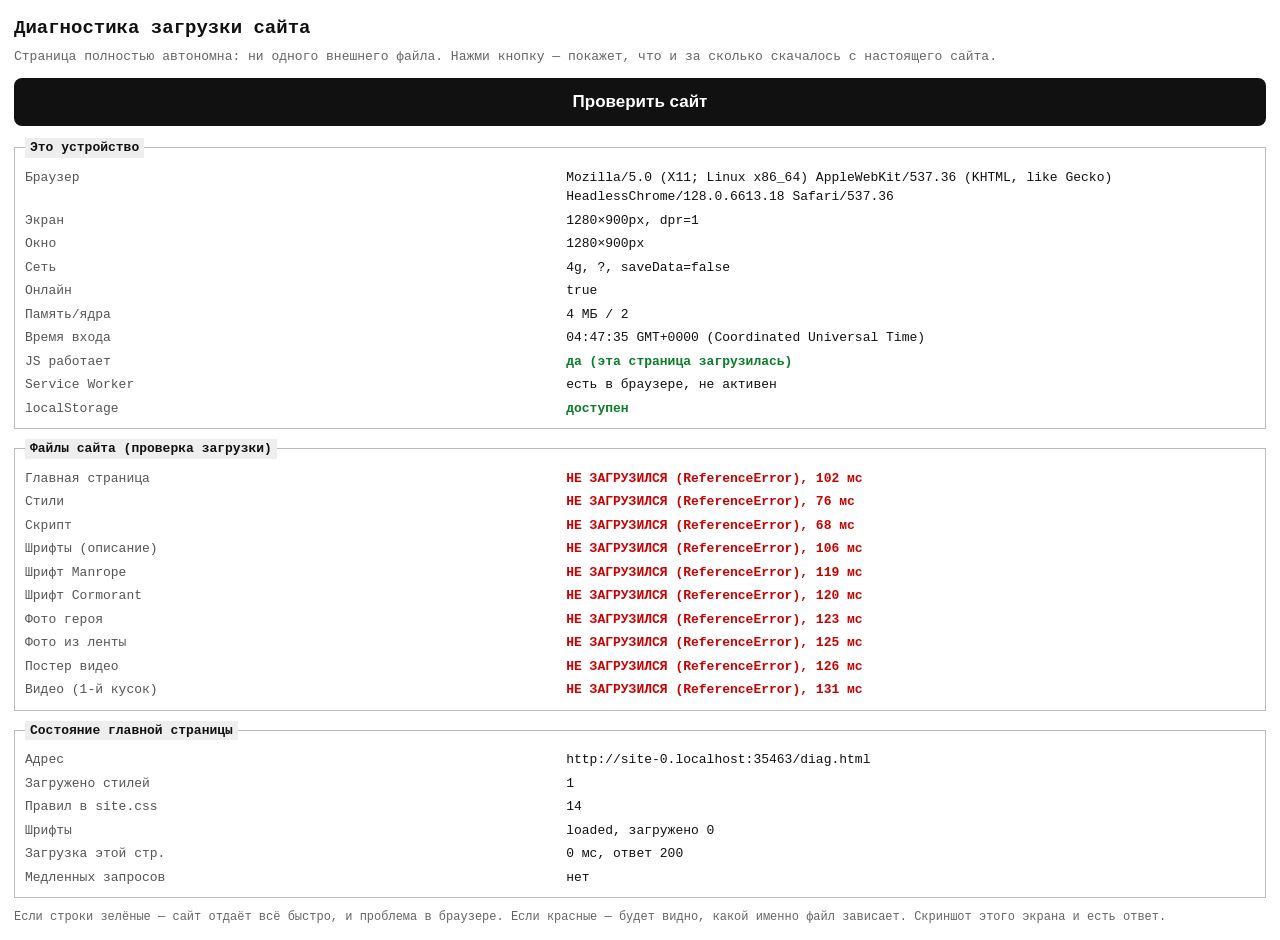
<file: diag.html>
<!DOCTYPE html>
<html lang="ru">
<head>
<meta charset="utf-8">
<meta name="viewport" content="width=device-width, initial-scale=1">
<title>Диагностика — Art, Coffee &amp; Motivation</title>
<style>
*{box-sizing:border-box}
body{margin:0;padding:14px;background:#fff;color:#111;
  font:15px/1.5 ui-monospace,Menlo,Consolas,monospace;word-break:break-word}
h1{font-size:19px;margin:0 0 4px}
p.sub{margin:0 0 12px;color:#666;font-size:13px}
fieldset{border:1px solid #bbb;margin:0 0 10px;padding:8px 10px}
legend{font-weight:700;font-size:13px;background:#eee;padding:0 5px}
table{border-collapse:collapse;width:100%}
td{padding:2px 4px 2px 0;vertical-align:top;font-size:13px}
td.k{width:44%;color:#555}
.ok{color:#0a7d28;font-weight:700}
.bad{color:#c00;font-weight:700}
.warn{color:#a60;font-weight:700}
#go{margin:0 0 12px;padding:14px 18px;font-size:17px;font-weight:700;
  background:#111;color:#fff;border:0;border-radius:8px;width:100%}
.note{font-size:12px;color:#666;margin:8px 0 0}
</style>
</head>
<body>

<h1>Диагностика загрузки сайта</h1>
<p class="sub">Страница полностью автономна: ни одного внешнего файла. Нажми кнопку — покажет, что и за сколько скачалось с настоящего сайта.</p>
<button id="go">Проверить сайт</button>

<fieldset><legend>Это устройство</legend><table id="dev"></table></fieldset>
<fieldset><legend>Файлы сайта (проверка загрузки)</legend><table id="files"></table></fieldset>
<fieldset><legend>Состояние главной страницы</legend><table id="page"></table></fieldset>

<p class="note">Если строки зелёные — сайт отдаёт всё быстро, и проблема в браузере. Если красные — будет видно, какой именно файл зависает. Скриншот этого экрана и есть ответ.</p>

<script>
(function () {
  "use strict";
  var d = document, out = {};
  function row(table, k, v, cls) {
    var tr = d.createElement("tr");
    var a = d.createElement("td"); a.className = "k"; a.textContent = k;
    var b = d.createElement("td"); b.textContent = v;
    if (cls) { var s = d.createElement("span"); s.className = cls; s.textContent = v; b.textContent = ""; b.appendChild(s); }
    tr.appendChild(a); tr.appendChild(b); out[table].appendChild(tr);
  }
  out.dev = d.getElementById("dev");
  out.files = d.getElementById("files");
  out.page = d.getElementById("page");

  var nav = navigator, cx = nav.connection || nav.mozConnection || nav.webkitConnection || {};
  row("dev", "Браузер", nav.userAgent || "?");
  row("dev", "Экран", (screen ? screen.width + "×" + screen.height : "?") + "px, dpr=" + (window.devicePixelRatio || 1));
  row("dev", "Окно", (window.innerWidth || 0) + "×" + (window.innerHeight || 0) + "px");
  row("dev", "Сеть", [cx.effectiveType || "?", cx.type || "?", nav.connection ? "saveData=" + !!cx.saveData : "?"].join(", "));
  row("dev", "Онлайн", String(nav.onLine));
  row("dev", "Память/ядра", (nav.deviceMemory || "?") + " МБ / " + (nav.hardwareConcurrency || "?"));
  row("dev", "Время входа", new Date().toTimeString());
  row("dev", "JS работает", "да (эта страница загрузилась)", "ok");

  if ("serviceWorker" in nav) {
    row("dev", "Service Worker", "есть в браузере" + (nav.serviceWorker.controller ? ", активен (возможен старый кэш!)" : ", не активен"));
  }
  try { localStorage.setItem("_t", "1"); localStorage.removeItem("_t"); row("dev", "localStorage", "доступен", "ok"); }
  catch (e) { row("dev", "localStorage", "ЗАБЛОКИРОВАН — " + e.name, "bad"); }

  var FILES = [
    ["Главная страница", "/index.html"],
    ["Стили", "/assets/site.css"],
    ["Скрипт", "/assets/site.js"],
    ["Шрифты (описание)", "/assets/fonts.css"],
    ["Шрифт Manrope", "/assets/fonts/manrope-normal-400-cyrillic.woff2"],
    ["Шрифт Cormorant", "/assets/fonts/cormorant-garamond-normal-600-cyrillic.woff2"],
    ["Фото героя", "/assets/img/art-02.jpg"],
    ["Фото из ленты", "/assets/img/art-04.jpg"],
    ["Постер видео", "/assets/poster/video-01.jpg"],
    ["Видео (1-й кусок)", "/assets/video/video-01.mp4"]
  ];

  function timedFetch(url) {
    var t0 = performance.now();
    var ctl = ("AbortController" in window) ? new AbortController() : null;
    var timer = setTimeout(function () { if (ctl) ctl.abort(); }, 12000);
    var opts = ctl ? { signal: ctl.signal, cache: "no-store" } : { cache: "no-store" };
    return fetch(url, opts).then(function (r) {
      var ct = r.headers.get("content-type") || "?";
      /* читаем кусок, чтобы проверить, что поток идёт */
      return r.body ? r.body.getReader().read() : r.arrayBuffer();
    }).then(function (chunk) {
      clearTimeout(timer);
      var ms = Math.round(performance.now() - t0);
      var got = chunk && chunk.value ? chunk.value.byteLength : 0;
      return { ok: true, ms: ms, got: got, ct: ct };
    }).catch(function (e) {
      clearTimeout(timer);
      return { ok: false, ms: Math.round(performance.now() - t0), err: (e && e.name) || "ошибка" };
    });
  }

  var PROBES = FILES.map(function (f) {
    row("files", f[0], "жду…");
    var tr = out.files.lastChild.lastChild;
    timedFetch(f[1] + "?diag=" + Date.now()).then(function (res) {
      tr.textContent = "";
      var s = d.createElement("span");
      if (!res.ok) { s.className = "bad"; s.textContent = "НЕ ЗАГРУЗИЛСЯ (" + res.err + "), " + res.ms + " мс"; }
      else if (res.ms > 6000) { s.className = "warn"; s.textContent = "очень медленно: " + res.ms + " мс, " + res.got + " Б"; }
      else { s.className = "ok"; s.textContent = "ок, " + res.ms + " мс, " + res.got + " Б (" + res.ct + ")"; }
      tr.appendChild(s);
    });
  });

  /* что грузится на главной странице (если она уже открыта в соседней вкладке — покажет и это) */
  function probePage() {
    row("page", "Адрес", location.href);
    row("page", "Загружено стилей", String(d.styleSheets.length));
    row("page", "Правил в site.css", (function () {
      try { return String(d.styleSheets[0] ? d.styleSheets[0].cssRules.length : "нет доступа"); }
      catch (e) { return "не прочитать: " + e.name; }
    })());
    row("page", "Шрифты", d.fonts ? (d.fonts.status + ", загружено " + d.fonts.size) : "FontFaceSet нет");
    var nav2 = performance.getEntriesByType("navigation")[0];
    if (nav2) {
      row("page", "Загрузка этой стр.", Math.round(nav2.duration) + " мс, ответ " + nav2.responseStatus);
    }
    var slow = performance.getEntriesByType("resource").filter(function (e) { return e.duration > 1500; });
    row("page", "Медленных запросов", slow.length ? slow.length + " (дольше 1.5 с)" : "нет");
  }
  probePage();
  setTimeout(function () {
    row("page", "Шрифты через 3 с", d.fonts ? (d.fonts.status + ", загружено " + d.fonts.size) : "?");
    row("page", "Время на телефоне", new Date().toTimeString());
  }, 3000);

  d.getElementById("go").addEventListener("click", function () { location.reload(); });
  setTimeout(function () {
    var left = PROBES.filter(function () { return true; }).length;
    if (left) row("files", "итог", "проверка идёт, подожди пару секунд");
  }, 13000);
})();
</script>
</body>
</html>
</file>
